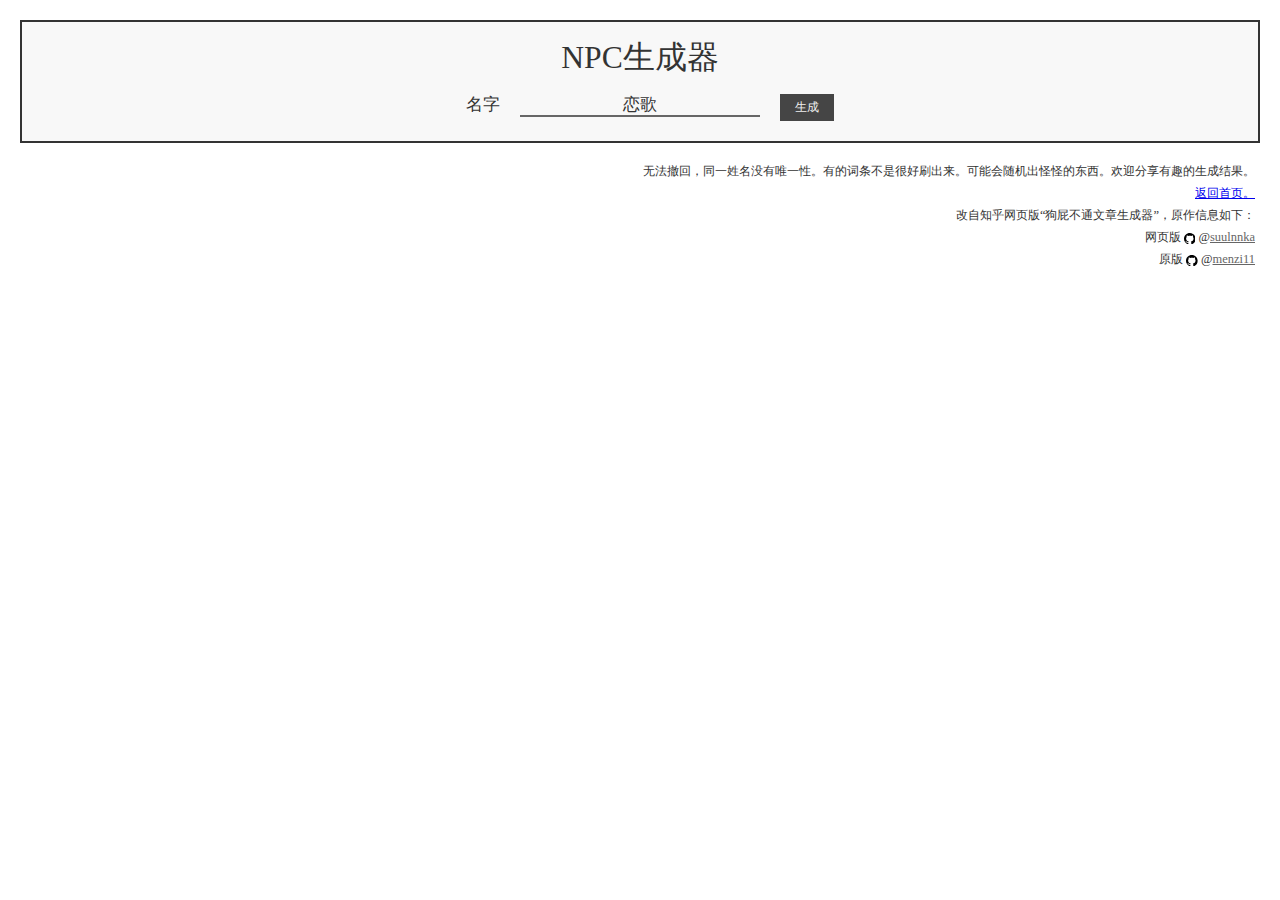
<file: suijirenshe.html>
<!doctype html>
<html>
  <head>
    <title>随机角色生成器</title>
    <meta http-equiv="content-type" content="txt/html; charset=utf-8" />
    <meta name="viewport" content="width=device-width, initial-scale=1.0, maximum-scale=1.0, user-scalable=0">
    <link rel="icon" href="[data-uri]">
    <script src="https://hm.baidu.com/hm.js?058d1e446dd338b69f2e385ba2f930f2"></script>
    <script async src="https://www.googletagmanager.com/gtag/js?id=G-BM8WXEWW3P"></script>
  </head>
  <body>
    <div id="主体">
      <div id="标题">NPC生成器</div>
      <div id="主题">
        <span>名字</span>
        <input></input>
        <button onclick="生成文章()">生成</button>
      </div>
      <div id="文章"></div>
    </div>
    <div id="页脚">
		<p>无法撤回，同一姓名没有唯一性。有的词条不是很好刷出来。可能会随机出怪怪的东西。欢迎分享有趣的生成结果。</p>
		<p><a href="index.html">返回首页。</a></p>
		<p>
        改自知乎网页版“狗屁不通文章生成器”，原作信息如下：
        
       </p>
      <p>
        网页版
        <a class="链接" href="https://github.com/suulnnka/BullshitGenerator"><svg class="图标" viewBox="0 0 16 16" version="1.1" aria-hidden="true"><path fill-rule="evenodd" d="M8 0C3.58 0 0 3.58 0 8c0 3.54 2.29 6.53 5.47 7.59.4.07.55-.17.55-.38 0-.19-.01-.82-.01-1.49-2.01.37-2.53-.49-2.69-.94-.09-.23-.48-.94-.82-1.13-.28-.15-.68-.52-.01-.53.63-.01 1.08.58 1.23.82.72 1.21 1.87.87 2.33.66.07-.52.28-.87.51-1.07-1.78-.2-3.64-.89-3.64-3.95 0-.87.31-1.59.82-2.15-.08-.2-.36-1.02.08-2.12 0 0 .67-.21 2.2.82.64-.18 1.32-.27 2-.27.68 0 1.36.09 2 .27 1.53-1.04 2.2-.82 2.2-.82.44 1.1.16 1.92.08 2.12.51.56.82 1.27.82 2.15 0 3.07-1.87 3.75-3.65 3.95.29.25.54.73.54 1.48 0 1.07-.01 1.93-.01 2.2 0 .21.15.46.55.38A8.013 8.013 0 0016 8c0-4.42-3.58-8-8-8z"></path></svg></a>
        @<a class="链接" href="https://www.zhihu.com/people/su-lan-qia">suulnnka</a>
       </p>
      <p>
        原版
        <a class="链接" href="https://github.com/menzi11/BullshitGenerator"><svg class="图标" viewBox="0 0 16 16" version="1.1" aria-hidden="true"><path fill-rule="evenodd" d="M8 0C3.58 0 0 3.58 0 8c0 3.54 2.29 6.53 5.47 7.59.4.07.55-.17.55-.38 0-.19-.01-.82-.01-1.49-2.01.37-2.53-.49-2.69-.94-.09-.23-.48-.94-.82-1.13-.28-.15-.68-.52-.01-.53.63-.01 1.08.58 1.23.82.72 1.21 1.87.87 2.33.66.07-.52.28-.87.51-1.07-1.78-.2-3.64-.89-3.64-3.95 0-.87.31-1.59.82-2.15-.08-.2-.36-1.02.08-2.12 0 0 .67-.21 2.2.82.64-.18 1.32-.27 2-.27.68 0 1.36.09 2 .27 1.53-1.04 2.2-.82 2.2-.82.44 1.1.16 1.92.08 2.12.51.56.82 1.27.82 2.15 0 3.07-1.87 3.75-3.65 3.95.29.25.54.73.54 1.48 0 1.07-.01 1.93-.01 2.2 0 .21.15.46.55.38A8.013 8.013 0 0016 8c0-4.42-3.58-8-8-8z"></path></svg></a>
        @<a class="链接" href="https://www.zhihu.com/people/ke-meng-90">menzi11</a>
      </p>
    </div>
  </body>
</html>

<script>
let _hmt = window._hmt || [];
window.dataLayer = window.dataLayer || [];
function gtag(){dataLayer.push(arguments);}
gtag('js', new Date());
gtag('config', 'G-BM8WXEWW3P');

function track(eventName, title, seed) {
    gtag('event', eventName, {'event_label': title,'seed': seed,'title_seed':title+'_'+seed});
    _hmt.push(['_trackEvent', eventName, 'title', title]);
    _hmt.push(['_trackEvent', eventName, 'title_seed', title+'_'+seed]);
}

window.$ = function (selector) {
    return document.querySelector(selector);
}

function 获取网址参数(参数) {
    return new URL(window.location.href).searchParams.get(参数)
}




let 事件2 = [
    '早晨醒来发现家里有被人闯入的痕迹。',
	'搬了新家后从来没见过邻居，却在半夜听见隔壁有些不寻常的动静。',
	'订了去海边的机票想要给恋人一个惊喜。',
	'最近换了室友，但和新室友相处得不太愉快。',
	'母胎单身至今，但目前正面临着人生最大的感情危机。',
	'最近发现自己最好的朋友好像有心事，重点是这个心事好像和自己有关。',
    '最近总觉得有一道奇怪的视线注视着自己。',
    '因为一些复杂的原因，正在对自己的性取向产生怀疑。',
	'听说自己暗恋的人被大张旗鼓地告白了。',
	'收到了一个匿名寄来的包裹，面单上写着“我们约好的”。',
	'最近每天醒来的时候都觉得忘记了什么。',
	'有很多天没有看见之前一直投喂的小猫了。',
	'多年没有联系的幼驯染突然登门拜访。',
	'睡前突然在浴室镜子的角落里发现一道干涸的暗红色水迹。',
	'走在街上被奇怪的人搭讪声称是自己的恋人，但自己却毫无印象。',
	'之前一直和自己作对的人突然从生活中消失了。',
	'睡前邀请喜欢的人明天一起去博物馆，也许是太晚了，没有收到回复。',
    '去图书馆借书刚好被前面的人借完最后一本。',
    '周末被朋友拉着去酒吧时遇见了意料之外的人。',
    '一觉醒来发现自己睡过了和恋人的约会。',
    '在路上被一辆飞驰的摩托撞倒，车主有急事所以加了联系方式就离开了。',
    '最近门口的信箱上经常放着一些意义不明的花束。',

	
]
let 身份 = [
    '主题是温柔的图书管理员，在M大图书馆工作，经常碰到一个叫许棉的外校学生来借书。对外声称讨厌甜食，但最喜欢吃香草冰淇淋。',
    '主题是温柔的图书管理员，对于一个借书频率很高、借的大多是数学专业书籍的年轻人印象深刻，那人借书卡上的名字是冉江。对外声称讨厌甜食，但最喜欢吃香草冰淇淋。',
	'主题是温柔的奶茶店老板，开在M大附中门口的奶茶店深受学生欢迎。对外声称讨厌甜食，但最喜欢吃香草冰淇淋。',
    '主题是温柔的奶茶店老板，每周一都有一个姓杭的学生来点一杯金桔柠檬。对外声称讨厌甜食，但最喜欢吃香草冰淇淋。',
	'主题是温柔的奶茶店老板，放学后店里经常有一个卷毛少年和一个戴着厚厚眼镜的男生坐在窗边比赛刷题。对外声称讨厌甜食，但最喜欢吃香草冰淇淋。',
    '主题是温柔的物理学教授，很欣赏一名叫做陈晚云的学生，打算请她来做自己的项目。对外声称讨厌甜食，但最喜欢吃香草冰淇淋。',
    '主题是温柔的历史系教授，哲学院学生郁怜报了自己的课，对这个认真的男生印象不错。对外声称讨厌甜食，但最喜欢吃香草冰淇淋。',
	'主题是温柔的物理学教授，受到侦探方柏的邀请成为他的事务所的特聘技术外援。对外声称讨厌甜食，但最喜欢吃香草冰淇淋。',
	'主题是温柔的兽医，诊所里寄养着一只和主人同名的猫月见，名叫月见的少年大概两周来看一次猫。对外声称讨厌甜食，但最喜欢吃香草冰淇淋。',
    '主题是温柔的兽医，一直看不惯自己的同事梁海，认为他吊儿郎当的，工作态度消极。对外声称讨厌甜食，但最喜欢吃香草冰淇淋。',
	'主题是温柔的幼师，班级里有一名天真可爱的聋哑少女，放学时是哥哥来接，有时是一个声音很好听的女生。对外声称讨厌甜食，但最喜欢吃香草冰淇淋。',
    '主题是温柔的幼师，隔壁邻居是一名高中老师和他的学生，早晨出门会互相打招呼。对外声称讨厌甜食，但最喜欢吃香草冰淇淋。',
	'主题是温柔的律师，和楼胥是同一个办公室的同事。对外声称讨厌甜食，但最喜欢吃香草冰淇淋。',
	'主题是温柔的律师，打过知名的杭家经济案，在业界小有名气。对外声称讨厌甜食，但最喜欢吃香草冰淇淋。',
	'主题是温柔的程序员，在网络上结识了编程很厉害的高中生“想吃牛肉火锅”，两人都很欣赏对方。对外声称讨厌甜食，但最喜欢吃香草冰淇淋。',
	'主题是温柔的程序员，每天晚上下楼扔垃圾的时候都能看见一个瘦瘦高高的高中生在打球。对外声称讨厌甜食，但最喜欢吃香草冰淇淋。',
	'主题是温柔的程序员，发现温柔和煦的公司总裁闻之私下里喜欢自言自语，看起来神神叨叨的。对外声称讨厌甜食，但最喜欢吃香草冰淇淋。',
	'主题是温柔的程序员，每天晚上下楼扔垃圾的时候都能看见一个瘦瘦高高的高中生在打球。对外声称讨厌甜食，但最喜欢吃香草冰淇淋。',
	'主题是温柔的高中老师，在W高任教，一直很害怕气场强大的年级主任隋无衣。对外声称讨厌甜食，但最喜欢吃香草冰淇淋。',
    '主题是温柔的高中老师，听说自己的好友左越突然结婚了，对他的神秘结婚对象感到很好奇。对外声称讨厌甜食，但最喜欢吃香草冰淇淋。',
     '主题是温柔的高中老师，经常在校门口遇见来接弟弟放学的M大高材生。对外声称讨厌甜食，但最喜欢吃香草冰淇淋。',
	'主题是温柔的高中老师，在M大附中任教，听说隔壁班新来的转学生阮幼慈身份背景很神秘。对外声称讨厌甜食，但最喜欢吃香草冰淇淋。',
    '主题是温柔的高中老师，听说隔壁班的班长苏如假期受了很严重的伤，办理了休学。对外声称讨厌甜食，但最喜欢吃香草冰淇淋。',
    '主题是温柔的高中老师，听见了班上人气很高的年级第一的恋爱八卦，由于很好磕所以没有告诉他的班主任。对外声称讨厌甜食，但最喜欢吃香草冰淇淋。',
	'主题是温柔的大学生，加入M大学生会后发现学生会会长郁怜并不像传闻所说是单身。对外声称讨厌甜食，但最喜欢吃香草冰淇淋。',
    '主题是温柔的大学生，在图书馆固定位置总能看见一个数学系的男生在刷题。对外声称讨厌甜食，但最喜欢吃香草冰淇淋。',
    '主题是温柔的大学生，和师姐黎若虽然经常在校园里遇见，但两人不是很熟。对外声称讨厌甜食，但最喜欢吃香草冰淇淋。',
	'主题是温柔的大学生，喜欢去校门口咖啡店自习，有时会看见帅气的老板娘白昼和一个女生举止亲昵。对外声称讨厌甜食，但最喜欢吃香草冰淇淋。',
    '主题是温柔的大学生，意外发现学长宁鸿出演过文艺电影。对外声称讨厌甜食，但最喜欢吃香草冰淇淋。',
	'主题是温柔的高中生，和高考状元尉夌是同一个初中的校友，当初听说他中考滑档还万分惋惜。对外声称讨厌甜食，但最喜欢吃香草冰淇淋。',
    '主题是温柔的高中生，跳楼死亡的谢珩的寝室就在自己隔壁，虽然有些不安但每天还是照常回寝室休息。对外声称讨厌甜食，但最喜欢吃香草冰淇淋。',
    '主题是温柔的高中生，发现班级的问题学生靳同泽和班主任隋无衣的关系好像不一般。对外声称讨厌甜食，但最喜欢吃香草冰淇淋。',
     '主题是温柔的高中生，一直很崇拜班上数学成绩很好的徐字，每次考试都以他为目标。对外声称讨厌甜食，但最喜欢吃香草冰淇淋。',
    '主题是温柔的高中生，听说全校人气很高的帅哥周眠音交了男朋友的八卦，相信这个消息是谣言。对外声称讨厌甜食，但最喜欢吃香草冰淇淋。',
	'主题是温柔的电台主播，和网配CV泠月冬是室友。对外声称讨厌甜食，但最喜欢吃香草冰淇淋。',
    '主题是温柔的电台主播，下夜班回家的路上经常会看见一个坐在公园角落秋千上发呆的长发女孩。对外声称讨厌甜食，但最喜欢吃香草冰淇淋。',
    '主题是温柔的电台主播，偶然发现隔壁电视台的主持人是自己非常崇拜的网配CV。对外声称讨厌甜食，但最喜欢吃香草冰淇淋。',
	'主题是温柔的地下偶像，和网友“百灵鸟”在漫展面基后成为了非常好的朋友。对外声称讨厌甜食，但最喜欢吃香草冰淇淋。',
    '主题是温柔的地下偶像，受独立摄影师尹澜的邀请在他朋友的酒吧“橘色”打工。对外声称讨厌甜食，但最喜欢吃香草冰淇淋。',
	'主题是温柔的平面模特，在A大兼职做人体模特，和学生冯阅一见如故，成了很好的朋友。对外声称讨厌甜食，但最喜欢吃香草冰淇淋。',
	'主题是温柔的医生，长期受到校园霸凌的少女傅涵是常客，在积极帮助她收集受到暴力行为的证据。对外声称讨厌甜食，但最喜欢吃香草冰淇淋。',
    '主题是温柔的医生，隔壁病房住着一名患有先天性心脏病的女孩，有时会看见她的姐姐穿着校服来陪护。对外声称讨厌甜食，但最喜欢吃香草冰淇淋。',
    '主题是温柔的医生，是常家的私人医生，每次和脾气古怪的常大少爷沟通都相当头疼。对外声称讨厌甜食，但最喜欢吃香草冰淇淋。',
	'主题是温柔的话剧演员，和大学室友常礼因为出演尹澜的纪录片《野火杂草》而出名。对外声称讨厌甜食，但最喜欢吃香草冰淇淋。',
    '主题是温柔的话剧演员，代表作是诗人“燃”的长篇叙事诗，通过这部剧结识了剧中饰演的角色的原型习然。对外声称讨厌甜食，但最喜欢吃香草冰淇淋。',
	'主题是温柔的话剧演员，对刚入剧团的后辈陆绫十分关照。对外声称讨厌甜食，但最喜欢吃香草冰淇淋。',
	'主题是温柔的作家，和诗人“燃”在同一个编辑手下，两人对于拖稿很有共同语言。对外声称讨厌甜食，但最喜欢吃香草冰淇淋。',
	'主题是温柔的侦探，和知岁是高中同学，对知岁当方柏的侦探助理而不选择自己耿耿于怀。对外声称讨厌甜食，但最喜欢吃香草冰淇淋。',
	'主题是温柔的漫画家，受邀在M大开办讲座时结识了美术系的学生商裴，希望以他作为原型创作一部漫画。对外声称讨厌甜食，但最喜欢吃香草冰淇淋。',
	'主题是温柔的魔术师，在酒吧打工时结识了调酒师顾云知，有时演出会邀请他来看。对外声称讨厌甜食，但最喜欢吃香草冰淇淋。',
	'主题是温柔的天文学家，是常曦臣的大学同学，关系不错，所有研究的项目都是常家投资的。对外声称讨厌甜食，但最喜欢吃香草冰淇淋。',
	'主题是温柔的天文学家，和诗人“燃”是多年好友，有时会为他的创作提供灵感。对外声称讨厌甜食，但最喜欢吃香草冰淇淋。',
	'主题是温柔的甜品店店员，和咖啡厅老板娘白昼报了同一个烘焙培训班，有时会交流心得。对外声称讨厌甜食，但最喜欢吃香草冰淇淋。',
	'主题是温柔的甜品店店员，有一个叫做“z”的客人每周固定时间下单一份提拉米苏，送到城郊别墅区。对外声称讨厌甜食，但最喜欢吃香草冰淇淋。',
    '主题是温柔的甜品店店员，高中生傅涵经常来店里买送给恋人的巧克力，非常羡慕甜甜的校园恋情。对外声称讨厌甜食，但最喜欢吃香草冰淇淋。',
	'主题是温柔的心理咨询师，曾经接诊过罹患双相情感障碍的高中生倪承远，后来倪承远病情加重转院了。对外声称讨厌甜食，但最喜欢吃香草冰淇淋。',
    '主题是温柔的心理咨询师，上班两年都没怎么见过神秘的主任杨莳，应该是因为杨莳业内声望高所以很忙。对外声称讨厌甜食，但最喜欢吃香草冰淇淋。',
	'主题是温柔的摄影师，工作的杂志社邀请了名模祁聿拍摄封面，没有竞争到摄影资格，下定决心要更加努力。对外声称讨厌甜食，但最喜欢吃香草冰淇淋。',
	'主题是温柔的公司职员，因为靠近总裁左越的办公室，所以八卦消息灵通。对外声称讨厌甜食，但最喜欢吃香草冰淇淋。',
	'主题是温柔的珠宝设计师，曾经很崇拜业界知名的有才气的设计师陆怀，在陆怀之后转行的一片骂声中选择尊重他的选择。对外声称讨厌甜食，但最喜欢吃香草冰淇淋。',
	'主题是温柔的服装设计师，职业高光是给尹澜的第一部舞台剧当了服装指导。对外声称讨厌甜食，但最喜欢吃香草冰淇淋。',

	
   

]

let 属性2 = [

'对外声称讨厌甜食，但最喜欢吃香草冰淇淋。',
'喜欢喝酒，酒量很好，家里有一个酒柜。',
'热爱极限运动，假期会选择去不同的地方尝试新事物。',
'梦想是挣很多钱，和爱人一起去周游世界。',
'喜欢看电影，偶尔在网络上发布影评。',
'占有欲和控制欲很强，讨厌和人分享。',
'口头禅是随便，有着严重的选择恐惧症。',
'很会掩饰自己的情绪，自尊心强。',
'内心活动极为丰富，容易沉浸在自己的世界里。',
'任性，有小脾气，但意外地不招人讨厌。',
'胆子很小，从小就怕鬼和一切超自然现象。',
'思维飘忽游离，天生的冷笑话制造者。',
'熬夜党，万年睡眠不足，很宅，不喜欢出门。',
'不会撒谎，谎言经常被一眼拆穿。',
'相当迟钝，反射弧很长，经常比其他人慢半拍。',
'父亲在很小的时候入狱，母亲改嫁，自己独立生活。',
'是家里最小的孩子，有两个优秀的哥哥。',
'对花粉和毛茸茸过敏，因此与浪漫绝缘。',
'五音不全却对自己的唱歌技术有着迷之自信。',
'左眼下有一道不明原因留下的两厘米长的疤痕。',
'有相当严重的洁癖，不喜欢和人有肢体接触。',
'很会照顾人，最擅长的是烹饪和园艺。',
'拥有从外表上完全看不出来的巨力。',
'打游戏的技术超级差，运气也奇差。',
'气运之子，一条锦鲤，从小到大运气都很好。',
'是网络上非常有名的游戏主播，收入很高。',
'是看起来相当不靠谱的体验生活的富二代。',
	
]

let 属性 = [
    '温柔的',
    '腹黑的',
    '理性的',
    '高冷的',
	'开朗的',
	'任性的',
	'内向的',
	'率真的',
	'外表轻浮的',
	'可爱的',
	'幼稚的',
	'成熟稳重的',
	'阴郁的',
	'感性的',
	'暴躁的',
	'古怪的',
	'绿茶的',
	'外冷内热的',
	'不苟言笑的',
	'冷淡的',
	'懒散的',
	'傲娇的',
	'沉默寡言的',
]

let 初始主题 = [
    '恋歌'

]

let 下取整 = Math.floor;

let 同余乘数 = 214013;
let 同余加数 = 2531011;
let 同余模 = Math.pow(2,32);

let 随机种子 = 获取网址参数('随机种子') || 下取整( 随便取一个数(0, 同余模, Math.random) );

let 主题 = 获取网址参数('主题') || 随便取一句(初始主题)

$('input').value = 主题;

// LCG https://en.wikipedia.org/wiki/Linear_congruential_generator
function 同余发生器() {
    随机种子 = ( 随机种子 * 同余乘数 + 同余加数 ) % 同余模;
    return 随机种子 / 同余模;
};

function 随便取一句(列表){
    let 坐标 = 下取整( 同余发生器() * 列表.length );
    return 列表[坐标];
}

function 随便取一个数(最小值 = 0,最大值 = 50,随机数函数 = 同余发生器){
    let 数字 = 随机数函数() ;
    return 数字;
}

function 来点身份(){
    let 名言 = 随便取一句(身份)
    名言 = 名言.replace('温柔的', 随便取一句(属性) ) + '特殊事件：' + 随便取一句(事件2)
	名言 = 名言.replace(RegExp('主题', 'g'),主题);
	名言 = 名言.replace('对外声称讨厌甜食，但最喜欢吃香草冰淇淋。', 随便取一句(属性2) )
    return 名言
}

function 来点论述(){
    let 句子 = 随便取一句(身份);

    return 句子;
}

function 增加段落(段落){
    if(段落[段落.length-1] === ' '){
        段落 = 段落.slice(0,-2)
    }
    return '　　' + 段落
}

function 生成文章(){
    主题 = $('input').value
    history.pushState({url: window.location.href}, null ,'?主题=' + 主题 + '&随机种子=' + 随机种子);
    track('generator', 主题, 随机种子);
    let 文章 = []
    let 段落 = '';
    let 文章长度 = 0;
    while( 文章长度 < 60 ){
        let 随机数 = 随便取一个数();
        if(随机数 < 25){
            let 句子 = 来点身份();
            文章长度 = 文章长度 + 句子.length;
            段落 = 段落 + 句子;
        }else{
            let 句子 = 来点论述();
            文章长度 = 文章长度 + 句子.length;
            段落 = 段落 + 句子;
        }
    }
    段落 = 增加段落(段落);
    文章.push(段落);

    let 排版 = '<div>' + 文章.join('</div><div>') + '</div>';
    $('#文章').innerHTML = 排版;

}

if (获取网址参数('主题')) {
    生成文章();
    track('shared', 主题, 随机种子);
}

</script>
<style>
  @media screen and (max-width: 1024px) {
    html{
      font-size: 2vw;
      color: #333333;
    }
    body{
      margin: 0;
    }
    #主体{
      border: 2px solid #333333;
      margin: 6px;
      padding: 6px;
      background: #f8f8f8;
    }
    #标题{
      font-size: 3rem;
      line-height: 3rem;
      text-align: center;
    }
    #主题{
      text-align: center;
      margin-top: 6px;
      font-size: 0px;
    }
    #主题 span{
      font-size: 2rem;
      vertical-align: baseline;
      margin-left: 6px;
    }
    #主题 input{
      border: none;
      border-bottom: #666666 2px solid;
      padding: 1px 0 0 0;
      margin: 0px 6px 0 6px;
      vertical-align: baseline;
      font-size: 2rem;
      background: #f8f8f8;
      color: #333333;
      text-align: center;
      min-width: 20%;
    }
    #主题 button{
      border: 0;
      padding: 3px 7px 3px 7px;
      margin: 0;
      vertical-align: top;
      font-size: 1.4rem;
      background: #454545;
      color: #efefef;
    }
    #文章 div{
      margin-top: 6px;
      font-size: 2rem;
      text-align: justify;
    }


    #页脚{
      margin: 6px;
    }
    #页脚 p{
      margin: 3px;
      font-size: 1.4rem;
      text-align: right;
    }
    .链接{
      color: #666666;
    }
    .图标{
      height: 1rem;
      width: 1rem;
      vertical-align: top;
      margin-top: 2px;
    }
  }

  @media screen and (min-width: 1024px) {
    html{
      font-size: 1.3vw;
      color: #333333;
    }
    body{
      margin: 0;
    }
    #主体{
      border: 2px solid #333333;
      margin: 20px;
      padding: 20px;
      background: #f8f8f8;
    }
    #标题{
      font-size: 1.9rem;
      line-height: 1.9rem;
      text-align: center;
    }
    #主题{
      text-align: center;
      margin-top: 20px;
      font-size: 0px;
    }
    #主题 span{
      font-size: 1rem;
      vertical-align: baseline;
      margin-left: 20px;
    }
    #主题 input{
      border: none;
      border-bottom: #666666 2px solid;
      padding: 1px 0 0 0;
      margin: 0px 20px 0 20px;
      vertical-align: baseline;
      font-size: 1rem;
      background: #f8f8f8;
      color: #333333;
      text-align: center;
      min-width: 20%;
    }
    #主题 button{
      border: 0;
      padding: 5px 15px 5px 15px;
      margin: 0;
      vertical-align: top;
      font-size: 0.75rem;
      background: #454545;
      color: #efefef;
    }
    #文章 div{
      margin-top: 20px;
      text-align: justify;
    }


    #页脚{
      margin: 20px;
    }
    #页脚 p{
      margin: 5px;
      font-size: 0.75rem;
      text-align: right;
    }
    .链接{
      color: #666666;
    }
    #页脚 span{
      padding: 2px 0 0 0;
      vertical-align: baseline;
    }
    .图标{
      height: 0.7rem;
      width: 0.7rem;
      vertical-align: top;
      margin-top: 4px;
    }
  }

</style>
</file>
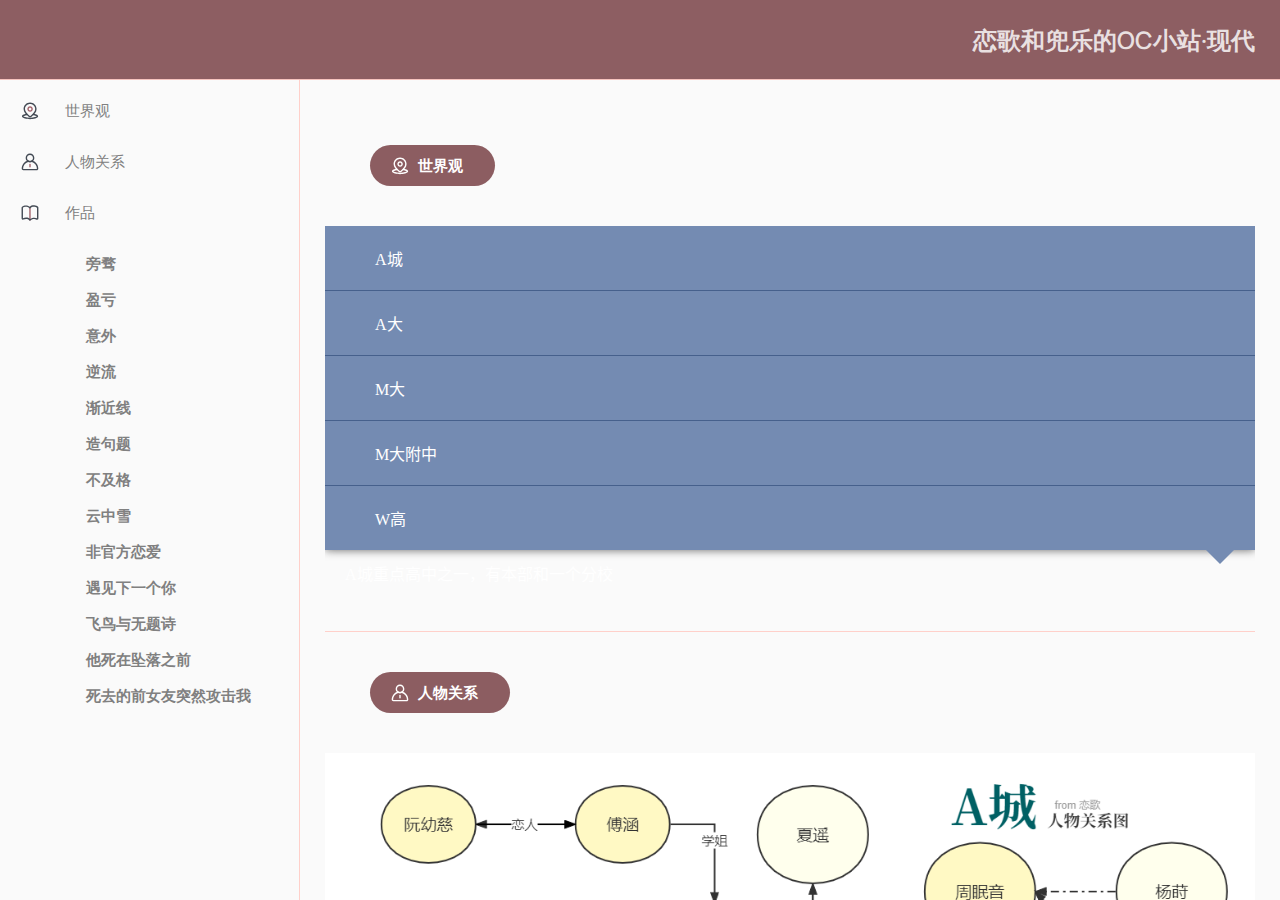
<file: xiandai.html>
<!DOCTYPE html>
<html lang="en" >
<head>
  <meta charset="UTF-8">
  <title>现代</title>
  <link rel="stylesheet" href="xiandai/style.css">
	
</head>
<body>
<div class="main">
 <div class="header">
  <div class="header-menu">
   <div class="menu-item active"><a title="返回主页" href="xiandai.html" style="text-decoration: none; color: rgba(255,255,255,0.81);">恋歌和兜乐的OC小站·现代</a>
	  </div>
  </div>
</div>
 
 <div class="wrapper">
  <div class="left-side">
   <div class="side-wrapper">
    <div class="side-menu">
  <a href="#world">
      <svg t="1668608542097" class="icon" viewBox="0 0 1024 1024" version="1.1" xmlns="http://www.w3.org/2000/svg" p-id="1208" width="20" height="20"><path d="M514.304 930.7648c-154.2144 0-415.232-30.3104-415.232-143.9232 0-88.2176 159.6928-121.9072 254.9248-134.144 19.6096-2.56 37.5808 11.3664 40.0896 30.976 2.5088 19.6096-11.3664 37.5808-30.976 40.0896-130.4576 16.7424-185.4464 49.5104-192.0512 63.0784 10.1376 21.4528 122.624 72.2432 343.2448 72.2432s333.1072-50.7904 343.2448-72.2432c-6.3488-12.8-57.856-44.1344-179.6096-61.3888-19.6096-2.7648-33.2288-20.8896-30.464-40.4992s20.9408-33.2288 40.4992-30.464c90.2144 12.8 241.5104 46.9504 241.5104 132.352 0.0512 113.6128-260.9152 143.9232-415.1808 143.9232z m343.7056-142.9504h0.0512-0.0512z" fill="#434A54" p-id="1209"></path><path d="M515.2256 839.8336c-25.7536 0-51.5584-9.1136-72.192-27.3408-131.4816-116.0704-259.84-242.3808-259.84-397.4656 0-183.5008 149.2992-332.8 332.8-332.8s332.8 149.2992 332.8 332.8c0 161.5872-106.2912 257.4848-253.3888 390.2464l-7.0144 6.3488a108.91264 108.91264 0 0 1-73.1648 28.2112z m0.768-685.9776c-143.9744 0-261.12 117.1456-261.12 261.12 0 125.2352 116.3776 238.4896 235.5712 343.7056a37.47328 37.47328 0 0 0 49.92-0.3072l7.0656-6.3488c138.3424-124.8768 229.7344-207.36 229.7344-337.0496 0-143.9744-117.1456-261.12-261.1712-261.12z" fill="#434A54" p-id="1210"></path><path d="M515.9936 555.5712c-77.5168 0-140.544-63.0272-140.544-140.544s63.0272-140.544 140.544-140.544 140.544 63.0272 140.544 140.544-63.0272 140.544-140.544 140.544z m0-209.408c-37.9904 0-68.864 30.8736-68.864 68.864s30.8736 68.864 68.864 68.864 68.864-30.8736 68.864-68.864-30.8736-68.864-68.864-68.864z" fill="#a3636c" p-id="1211"></path></svg>
      世界观
     </a>
	
		<a href="#renwuguanxi">
     <svg t="1669018460343" class="icon" viewBox="0 0 1024 1024" version="1.1" xmlns="http://www.w3.org/2000/svg" p-id="1208" width="20" height="20"><path d="M512 796.2112c-19.8144 0-35.84-16.0256-35.84-35.84v-124.6208c0-19.8144 16.0256-35.84 35.84-35.84s35.84 16.0256 35.84 35.84v124.6208c0 19.7632-16.0256 35.84-35.84 35.84z" fill="#a3636c" p-id="1209"></path><path d="M512 528.2816c-123.4944 0-223.9488-100.4544-223.9488-223.9488S388.5056 80.384 512 80.384s223.9488 100.4544 223.9488 223.9488-100.4544 223.9488-223.9488 223.9488z m0-376.2176c-83.968 0-152.2688 68.3008-152.2688 152.2688S428.032 456.6016 512 456.6016s152.2688-68.3008 152.2688-152.2688S595.968 152.064 512 152.064z" fill="#434A54" p-id="1210"></path><path d="M849.5104 939.0592H174.5408c-48.5888 0-88.1152-39.5264-88.1152-88.1152 0-96.1536 32.5632-190.7712 91.648-266.496 58.624-75.1104 141.056-128.9216 232.1408-151.5008 8.96-2.2016 18.3808-0.9216 26.4192 3.6864 22.8864 13.056 48.9472 19.968 75.3664 19.968s52.5312-6.912 75.4176-20.0192a35.7888 35.7888 0 0 1 26.3168-3.6864c190.5664 46.7968 323.6864 216.576 323.7888 412.928l0.0512 3.9424c0.3072 23.7568-8.6528 46.1824-25.344 63.0784-16.6912 16.896-38.9632 26.2144-62.72 26.2144zM414.6176 505.9584c-151.7056 43.776-256.4608 183.7056-256.4608 344.9856 0 9.0624 7.3728 16.4352 16.4352 16.4352h674.9696a16.35328 16.35328 0 0 0 16.384-16.64l-0.0512-4.1472v-0.512c0-158.9248-104.7552-296.9088-256.3584-340.1728a224.37888 224.37888 0 0 1-97.4848 22.3744c-33.792 0-67.1744-7.68-97.4336-22.3232z m522.9056 340.1216h0.0512-0.0512z" fill="#434A54" p-id="1211"></path></svg>
      人物关系
     </a>
	<a href="#zuopin">
     <svg t="1668607955889" class="icon" viewBox="0 0 1024 1024" version="1.1" xmlns="http://www.w3.org/2000/svg" p-id="1208" width="20" height="20"><path d="M510.976 900.0448c-19.7632 0-35.7888-15.9744-35.84-35.7376l-1.6896-619.6224a35.8144 35.8144 0 0 1 35.7376-35.9424h0.1024c19.7632 0 35.7888 15.9744 35.84 35.7376l1.6896 619.6224a35.8144 35.8144 0 0 1-35.7376 35.9424h-0.1024z" fill="#a3636c" p-id="1209"></path><path d="M510.4128 907.52a35.8912 35.8912 0 0 1-27.3408-12.5952c-91.3408-107.3664-237.3632-75.8272-301.824-44.1856-21.9136 10.752-47.4112 9.472-68.1984-3.4816a70.656 70.656 0 0 1-33.536-60.3136V247.296c0-29.4912 15.6672-57.1904 40.9088-72.2432 61.44-36.7104 217.3952-104.8064 384.4096 18.0224 58.9824-57.1904 136.2944-82.688 225.5872-74.0352 83.1488 8.0384 152.7808 42.8032 178.8928 57.3952 20.3264 11.3664 32.9216 32.8192 32.9216 56.064v555.6736c0 24.5248-12.3904 46.9504-33.1776 60.0064-20.736 13.0048-46.2336 14.4896-68.3008 3.84-69.632-33.536-179.712-52.4288-308.3776 47.8208a35.01568 35.01568 0 0 1-21.9648 7.68z m-198.144-158.7712c71.4752 0 144.384 21.76 202.2912 75.52 154.0096-105.3696 287.488-69.9904 356.0448-37.3248V237.0048c-44.1344-23.8592-223.6416-108.3392-334.08 27.5968a35.7376 35.7376 0 0 1-24.6272 13.1072 35.9424 35.9424 0 0 1-26.5728-8.4992C343.6032 147.6096 208.64 205.9776 157.184 236.6976c-3.6864 2.2016-5.9904 6.2976-5.9904 10.7008v538.3168c47.1552-22.9376 103.68-36.9664 161.0752-36.9664z m-161.024 38.1952h0.0512-0.0512z" fill="#434A54" p-id="1210"></path></svg>
      作品
     </a>
	
		<div class="user">
			<div class="username"><a href="#pangwu">&nbsp;&nbsp;&nbsp;&nbsp;&nbsp;&nbsp;&nbsp;&nbsp;&nbsp;&nbsp;&nbsp;&nbsp;&nbsp;&nbsp;&nbsp;&nbsp;&nbsp;&nbsp;&nbsp;&nbsp;&nbsp;&nbsp; <span style="font-weight: 700">旁骛</span></a></div>
     </div>
     <div class="user">
      <div class="username"><a href="#yingkui">&nbsp;&nbsp;&nbsp;&nbsp;&nbsp;&nbsp;&nbsp;&nbsp;&nbsp;&nbsp;&nbsp;&nbsp;&nbsp;&nbsp;&nbsp;&nbsp;&nbsp;&nbsp;&nbsp;&nbsp;&nbsp;&nbsp; <span style="font-weight: 700">盈亏</span></a></div>
     </div>
     <div class="user">
      <div class="username"><a href="#yiwai">&nbsp;&nbsp;&nbsp;&nbsp;&nbsp;&nbsp;&nbsp;&nbsp;&nbsp;&nbsp;&nbsp;&nbsp;&nbsp;&nbsp;&nbsp;&nbsp;&nbsp;&nbsp;&nbsp;&nbsp;&nbsp;&nbsp;<span  style="font-weight: 700">意外</span></a></div>
     </div>
     <div class="user">
      <div class="username"><a href="#niliu">&nbsp;&nbsp;&nbsp;&nbsp;&nbsp;&nbsp;&nbsp;&nbsp;&nbsp;&nbsp;&nbsp;&nbsp;&nbsp;&nbsp;&nbsp;&nbsp;&nbsp;&nbsp;&nbsp;&nbsp;&nbsp;&nbsp;<span  style="font-weight: 700">逆流</span></a></div>
     </div>
		
		<div class="user">
			<div class="username"><a href="#jianjinxian">&nbsp;&nbsp;&nbsp;&nbsp;&nbsp;&nbsp;&nbsp;&nbsp;&nbsp;&nbsp;&nbsp;&nbsp;&nbsp;&nbsp;&nbsp;&nbsp;&nbsp;&nbsp;&nbsp;&nbsp;&nbsp;&nbsp; <span style="font-weight: 700">渐近线</span></a></div>
     </div>
     <div class="user">
      <div class="username"><a href="#zaojuti">&nbsp;&nbsp;&nbsp;&nbsp;&nbsp;&nbsp;&nbsp;&nbsp;&nbsp;&nbsp;&nbsp;&nbsp;&nbsp;&nbsp;&nbsp;&nbsp;&nbsp;&nbsp;&nbsp;&nbsp;&nbsp;&nbsp; <span style="font-weight: 700">造句题</span></a></div>
     </div>
     <div class="user">
      <div class="username"><a href="#bujige">&nbsp;&nbsp;&nbsp;&nbsp;&nbsp;&nbsp;&nbsp;&nbsp;&nbsp;&nbsp;&nbsp;&nbsp;&nbsp;&nbsp;&nbsp;&nbsp;&nbsp;&nbsp;&nbsp;&nbsp;&nbsp;&nbsp;<span  style="font-weight: 700">不及格</span></a></div>
     </div>
     <div class="user">
      <div class="username"><a href="#yunzhongxue">&nbsp;&nbsp;&nbsp;&nbsp;&nbsp;&nbsp;&nbsp;&nbsp;&nbsp;&nbsp;&nbsp;&nbsp;&nbsp;&nbsp;&nbsp;&nbsp;&nbsp;&nbsp;&nbsp;&nbsp;&nbsp;&nbsp;<span  style="font-weight: 700">云中雪</span></a></div>
     </div>
	<div class="user">
			<div class="username"><a href="#feiguanfanglianai">&nbsp;&nbsp;&nbsp;&nbsp;&nbsp;&nbsp;&nbsp;&nbsp;&nbsp;&nbsp;&nbsp;&nbsp;&nbsp;&nbsp;&nbsp;&nbsp;&nbsp;&nbsp;&nbsp;&nbsp;&nbsp;&nbsp; <span style="font-weight: 700">非官方恋爱</span></a></div>
     </div>
     <div class="user">
      <div class="username"><a href="#yujianxiayigeni">&nbsp;&nbsp;&nbsp;&nbsp;&nbsp;&nbsp;&nbsp;&nbsp;&nbsp;&nbsp;&nbsp;&nbsp;&nbsp;&nbsp;&nbsp;&nbsp;&nbsp;&nbsp;&nbsp;&nbsp;&nbsp;&nbsp; <span style="font-weight: 700">遇见下一个你</span></a></div>
     </div>
     <div class="user">
      <div class="username"><a href="#feiniaoyuwutishi">&nbsp;&nbsp;&nbsp;&nbsp;&nbsp;&nbsp;&nbsp;&nbsp;&nbsp;&nbsp;&nbsp;&nbsp;&nbsp;&nbsp;&nbsp;&nbsp;&nbsp;&nbsp;&nbsp;&nbsp;&nbsp;&nbsp;<span  style="font-weight: 700">飞鸟与无题诗</span></a></div>
     </div>
     <div class="user">
      <div class="username"><a href="#tasizaizhuiluozhiqian">&nbsp;&nbsp;&nbsp;&nbsp;&nbsp;&nbsp;&nbsp;&nbsp;&nbsp;&nbsp;&nbsp;&nbsp;&nbsp;&nbsp;&nbsp;&nbsp;&nbsp;&nbsp;&nbsp;&nbsp;&nbsp;&nbsp;<span  style="font-weight: 700">他死在坠落之前</span></a></div>
     </div>
	<div class="user">
      <div class="username"><a href="#siqudeqiannvyouturangongjiwo">&nbsp;&nbsp;&nbsp;&nbsp;&nbsp;&nbsp;&nbsp;&nbsp;&nbsp;&nbsp;&nbsp;&nbsp;&nbsp;&nbsp;&nbsp;&nbsp;&nbsp;&nbsp;&nbsp;&nbsp;&nbsp;&nbsp;<span  style="font-weight: 700">死去的前女友突然攻击我</span></a></div>
     </div>
		
     
    </div>
   </div>
  </div>

   
		
  
  <div class="main-container">

<div class="trends" id="world">
    <div class="play-all">
     <svg t="1668698516110" class="icon" viewBox="0 0 1024 1024" version="1.1" xmlns="http://www.w3.org/2000/svg" p-id="1419" width="20" height="20"><path d="M514.304 930.7648c-154.2144 0-415.232-30.3104-415.232-143.9232 0-88.2176 159.6928-121.9072 254.9248-134.144 19.6096-2.56 37.5808 11.3664 40.0896 30.976 2.5088 19.6096-11.3664 37.5808-30.976 40.0896-130.4576 16.7424-185.4464 49.5104-192.0512 63.0784 10.1376 21.4528 122.624 72.2432 343.2448 72.2432s333.1072-50.7904 343.2448-72.2432c-6.3488-12.8-57.856-44.1344-179.6096-61.3888-19.6096-2.7648-33.2288-20.8896-30.464-40.4992s20.9408-33.2288 40.4992-30.464c90.2144 12.8 241.5104 46.9504 241.5104 132.352 0.0512 113.6128-260.9152 143.9232-415.1808 143.9232z m343.7056-142.9504h0.0512-0.0512z" fill="#ffffff" p-id="1420"></path><path d="M515.2256 839.8336c-25.7536 0-51.5584-9.1136-72.192-27.3408-131.4816-116.0704-259.84-242.3808-259.84-397.4656 0-183.5008 149.2992-332.8 332.8-332.8s332.8 149.2992 332.8 332.8c0 161.5872-106.2912 257.4848-253.3888 390.2464l-7.0144 6.3488a108.91264 108.91264 0 0 1-73.1648 28.2112z m0.768-685.9776c-143.9744 0-261.12 117.1456-261.12 261.12 0 125.2352 116.3776 238.4896 235.5712 343.7056a37.47328 37.47328 0 0 0 49.92-0.3072l7.0656-6.3488c138.3424-124.8768 229.7344-207.36 229.7344-337.0496 0-143.9744-117.1456-261.12-261.1712-261.12z" fill="#ffffff" p-id="1421"></path><path d="M515.9936 555.5712c-77.5168 0-140.544-63.0272-140.544-140.544s63.0272-140.544 140.544-140.544 140.544 63.0272 140.544 140.544-63.0272 140.544-140.544 140.544z m0-209.408c-37.9904 0-68.864 30.8736-68.864 68.864s30.8736 68.864 68.864 68.864 68.864-30.8736 68.864-68.864-30.8736-68.864-68.864-68.864z" fill="#ffffff" p-id="1422"></path></svg>
世界观 &nbsp; &nbsp; </div>
   </div> 
	  
<div class="member"><iframe src="xiandai/world/world.html" scrolling="no" width="100%" height="360px" frameborder="0"></iframe></div>
	  
	  
<div class="line">
   </div>
	  
	  <div class="trends" id="renwuguanxi">
    <div class="play-all">
     <svg t="1669018460343" class="icon" viewBox="0 0 1024 1024" version="1.1" xmlns="http://www.w3.org/2000/svg" p-id="1208" width="20" height="20"><path d="M512 796.2112c-19.8144 0-35.84-16.0256-35.84-35.84v-124.6208c0-19.8144 16.0256-35.84 35.84-35.84s35.84 16.0256 35.84 35.84v124.6208c0 19.7632-16.0256 35.84-35.84 35.84z" fill="#ffffff" p-id="1209"></path><path d="M512 528.2816c-123.4944 0-223.9488-100.4544-223.9488-223.9488S388.5056 80.384 512 80.384s223.9488 100.4544 223.9488 223.9488-100.4544 223.9488-223.9488 223.9488z m0-376.2176c-83.968 0-152.2688 68.3008-152.2688 152.2688S428.032 456.6016 512 456.6016s152.2688-68.3008 152.2688-152.2688S595.968 152.064 512 152.064z" fill="#ffffff" p-id="1210"></path><path d="M849.5104 939.0592H174.5408c-48.5888 0-88.1152-39.5264-88.1152-88.1152 0-96.1536 32.5632-190.7712 91.648-266.496 58.624-75.1104 141.056-128.9216 232.1408-151.5008 8.96-2.2016 18.3808-0.9216 26.4192 3.6864 22.8864 13.056 48.9472 19.968 75.3664 19.968s52.5312-6.912 75.4176-20.0192a35.7888 35.7888 0 0 1 26.3168-3.6864c190.5664 46.7968 323.6864 216.576 323.7888 412.928l0.0512 3.9424c0.3072 23.7568-8.6528 46.1824-25.344 63.0784-16.6912 16.896-38.9632 26.2144-62.72 26.2144zM414.6176 505.9584c-151.7056 43.776-256.4608 183.7056-256.4608 344.9856 0 9.0624 7.3728 16.4352 16.4352 16.4352h674.9696a16.35328 16.35328 0 0 0 16.384-16.64l-0.0512-4.1472v-0.512c0-158.9248-104.7552-296.9088-256.3584-340.1728a224.37888 224.37888 0 0 1-97.4848 22.3744c-33.792 0-67.1744-7.68-97.4336-22.3232z m522.9056 340.1216h0.0512-0.0512z" fill="#ffffff" p-id="1211"></path></svg>
人物关系 &nbsp; &nbsp; </div>
   </div> 
	  
	  <img src="xiandai/images/A城人物关系图.png" width="100%">
	  
	  <div class="line">
   </div>
	  
<div class="trends" id="zuopin">
    <div class="play-all">
     <svg t="1668698495085" class="icon" viewBox="0 0 1024 1024" version="1.1" xmlns="http://www.w3.org/2000/svg" p-id="1208" width="20" height="20"><path d="M510.976 900.0448c-19.7632 0-35.7888-15.9744-35.84-35.7376l-1.6896-619.6224a35.8144 35.8144 0 0 1 35.7376-35.9424h0.1024c19.7632 0 35.7888 15.9744 35.84 35.7376l1.6896 619.6224a35.8144 35.8144 0 0 1-35.7376 35.9424h-0.1024z" fill="#ffffff" p-id="1209"></path><path d="M510.4128 907.52a35.8912 35.8912 0 0 1-27.3408-12.5952c-91.3408-107.3664-237.3632-75.8272-301.824-44.1856-21.9136 10.752-47.4112 9.472-68.1984-3.4816a70.656 70.656 0 0 1-33.536-60.3136V247.296c0-29.4912 15.6672-57.1904 40.9088-72.2432 61.44-36.7104 217.3952-104.8064 384.4096 18.0224 58.9824-57.1904 136.2944-82.688 225.5872-74.0352 83.1488 8.0384 152.7808 42.8032 178.8928 57.3952 20.3264 11.3664 32.9216 32.8192 32.9216 56.064v555.6736c0 24.5248-12.3904 46.9504-33.1776 60.0064-20.736 13.0048-46.2336 14.4896-68.3008 3.84-69.632-33.536-179.712-52.4288-308.3776 47.8208a35.01568 35.01568 0 0 1-21.9648 7.68z m-198.144-158.7712c71.4752 0 144.384 21.76 202.2912 75.52 154.0096-105.3696 287.488-69.9904 356.0448-37.3248V237.0048c-44.1344-23.8592-223.6416-108.3392-334.08 27.5968a35.7376 35.7376 0 0 1-24.6272 13.1072 35.9424 35.9424 0 0 1-26.5728-8.4992C343.6032 147.6096 208.64 205.9776 157.184 236.6976c-3.6864 2.2016-5.9904 6.2976-5.9904 10.7008v538.3168c47.1552-22.9376 103.68-36.9664 161.0752-36.9664z m-161.024 38.1952h0.0512-0.0512z" fill="#ffffff" p-id="1210"></path></svg>
作品 &nbsp; &nbsp; </div>
   </div> 
	  
	  
<div class="container">
<div class="card"><div class="img" id="gufeng">
</div>
<div class="content" id="pangwu">
<h2>旁骛（可跳转）</h2>
<a href="pangwu/pangwu.html" style="text-decoration: none;"><p>关键词：年上、先婚后爱、双向暗恋</p></a>
</div>
</div>   
	   
</div>
	  
<div class="container">
<div class="card">
<div class="content2" id="yingkui">
<h2>盈亏（可跳转）</h2>
<a href="yingkui/yingkui.html" style="text-decoration: none;"><p>关键词：年下、校园、女装攻</p></a>
</div>
</div>   
	   
</div>

<div class="container">
<div class="card">
<div class="content" id="yiwai">
<h2>意外（可跳转）</h2>
<a href="accident/accident.html" style="text-decoration: none;"><p>关键词：双向救赎、暗恋</p></a>
</div>
</div>   
	   
</div>
	  
<div class="container">
<div class="card">
<div class="content2" id="niliu">
<h2>逆流</h2>
<a href="upward/upward.html" style="text-decoration: none;"><p>关键词：校园、双向救赎</p></a>
</div>
</div>   
	   
</div>	  
	  
<div class="container">
<div class="card">
<div class="content" id="jianjinxian">
<h2>渐近线（可跳转）</h2>
<a href="asymptote/asymptote.html" style="text-decoration: none;"><p>关键词：年上、师生、治愈</p></a>
</div>
</div>   
	   
</div>
	  
<div class="container">
<div class="card">
<div class="content2" id="zaojuti">
<h2>造句题</h2>
<a href="zaojuti/zaojuti.html" style="text-decoration: none;"><p>关键词：年上、伪骨科、浪漫主义</p></a>
</div>
</div>   
	   
</div>

<div class="container">
<div class="card">
<div class="content" id="bujige">
<h2>不及格（可跳转）</h2>
<a href="fail/fail.html" style="text-decoration: none;"><p>关键词：双向暗恋、破镜重圆、白月光、狗血</p></a>
</div>
</div>   
	   
</div>
	  
<div class="container">
<div class="card">
<div class="content2" id="yunzhongxue">
<h2>云中雪</h2>
<a href="cloud/cloud.html" style="text-decoration: none;"><p>关键词：多重人格、养成</p></a>
</div>
</div>   
	   
</div>	
	  
<div class="container">
<div class="card">
<div class="content" id="feiguanfanglianai">
<h2>非官方恋爱</h2>
<a href="unofficial/unofficial.html" style="text-decoration: none;"><p>关键词：一见钟情、网配</p></a>
</div>
</div>   
	   
</div>
	  
<div class="container">
<div class="card">
<div class="content2" id="yujianxiayigeni">
<h2>遇见下一个你</h2>
<a href="nextyou/nextyou.html" style="text-decoration: none;"><p>关键词：青梅竹马、养成</p></a>
</div>
</div>   
	   
</div>

<div class="container">
<div class="card">
<div class="content" id="feiniaoyuwutishi">
<h2>飞鸟与无题诗（可跳转）</h2>
<a href="bird/bird.html" style="text-decoration: none;"><p>关键词：校园、暗恋</p></a>
</div>
</div>   
	   
</div>
	  
<div class="container">
<div class="card">
<div class="content2" id="tasizaizhuiluozhiqian">
<h2>他死在坠落之前（可跳转）</h2>
<a href="falling/falling.html" style="text-decoration: none;"><p>关键词：悬疑、致郁、多结局</p></a>
</div>
</div>   
	   
</div>	
	 
<div class="container">
<div class="card">
<div class="content" id="siqudeqiannvyouturangongjiwo">
<h2>死去的前女友突然攻击我（可跳转）</h2>
<a href="ex/ex.html" style="text-decoration: none;"><p>关键词：悬疑、日常、治愈、多结局</p></a>
</div>
</div>   
	   
</div>	  
	  
    </div>  
	  
	  
	</div>
	</div>
</body>
</html>
</file>
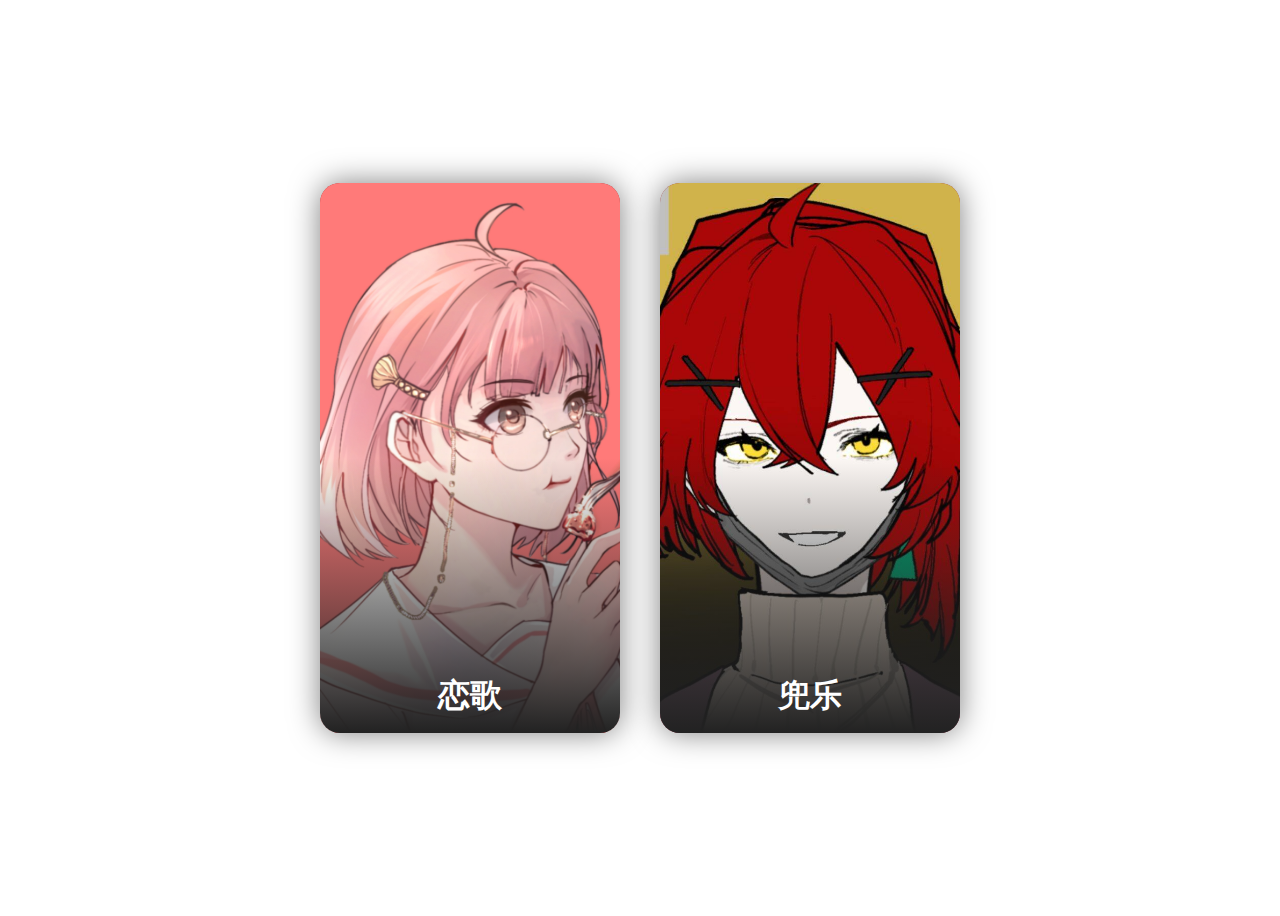
<file: introduce/introduce.html>
<!DOCTYPE html>
<html>

<head>
    <meta http-equiv="content-type" content="text/html; charset=utf-8">
    <meta name="viewport" content="width=device-width,initial-scale=1,maximum-scale=1,user-scalable=no">

    <title>关于我们</title>
    <link rel="stylesheet" href="introduce.css">
</head>

<body>
    <div class="card">
        <div class="photo"><img src="../images/introduce/head2.jpg" alt=""></div>
        <h1>恋歌</h1>
        <h2>写文的</h2>
        <p>鸽子一只，马甲很多/欢迎扩列和约稿</p>
        <a href="https://qm.qq.com/cgi-bin/qm/qr?k=BCbQudtJa5vA_jcwNDUwM5VemiumL4ii&noverify=0&personal_qrcode_source=3">QQ:3180270944</a>
		<a href="https://www.htlvbooks.com/?act=showinfo&bookwritercode=EB20211130101726164166">海棠:欲吞长江</a>
		<a href="https://afdian.net/a/shenshewen12345">爱发电：徐应水</a>
		<a href="https://m.tb.cn/h.U69hcQx?tk=BdTkdcPgVuV">闲鱼：恋鸽鸽鸽子</a>
    </div>
    <div class="card">
        <div class="photo"><img src="../images/introduce/head1.jpg" alt=""></div>
        <h1>兜乐</h1>
        <h2>画画的</h2>
        <p>也是一只鸽子/还在使用封建的QQ空间所以大人请扩列</p>
        <a href="https://qm.qq.com/cgi-bin/qm/qr?k=Zptbxogd8w352GSbuBh7xuFErt4h-KXN&noverify=0&personal_qrcode_source=3">QQ:1341962098</a>
    </div>
</body>

</html>
</file>
<file: xiandai/style.css>
@charset "UTF-8";
@import url("https://fonts.googleapis.com/css2?family=Manrope:wght@300;400;500;600&display=swap");
:root {
  --body-font: "Manrope", sans-serif;
  --body-color: #ffffff;
  --body-bg-color: #ffffff;
  --theme-bg-color:#fafafa;
  --border-color: rgba(293,204,198,0.93);
  --logo-color: rgba(93,25,32,0.70);
  --main-color: #808080;
  --header-bg-color: rgba(93,25,32,0.70);
}

.dark-mode {
  --body-bg-color: #1e222b;
  --theme-bg-color: #212835;
  --border-color: #393f50;
  --header-bg-color: #323a4b;
  --main-color: #fefffd;
  --body-color: #dddee0;
}

* {
  outline: none;
  box-sizing: border-box;
}

img {
  max-width: 100%;
}

html {
  box-sizing: border-box;
  -webkit-font-smoothing: antialiased;
}

body {
  font-family: var(--body-font);
  font-size: 15px;
  color: var(--body-color);
  background-color: var(--body-bg-color);
  margin: 0;
  font-weight: 600;
  min-height: -webkit-fill-available;
  
}

.main {
  display: -webkit-box;
  display: flex;
  -webkit-box-orient: vertical;
  -webkit-box-direction: normal;
          flex-direction: column;
  max-width: 1400px;
  height: 100vh;
  margin: 0 auto;
  overflow: hidden;
}

.header {
  height: 80px;
  width: 100%;
  border-bottom: 1px solid var(--border-color);
  display: -webkit-box;
  display: flex;
  background-color: var(--header-bg-color);
  -webkit-box-align: center;
          align-items: center;
  padding: 0 25px;
  color: var(--body-color);
  font-size: 15px;
}

.header-menu {
	display: -webkit-box;
	display: flex;
	-webkit-box-align: center;
	align-items: center;
	cursor: pointer;
	margin-left: auto;
	font-size: x-large;
	color: #D6BC76;
	height: 80px;
}

.menu-item active{
	color: #FEC7FF;
}

.menu-item:hover {
  color: #ffdd83;
}
.menu-item:not(:last-child) {
  margin-right: 20px;
}

.wrapper {
  width: 100%;
  display: -webkit-box;
  display: flex;
  -webkit-box-flex: 1;
          flex-grow: 1;
  overflow: auto;
  background-color: var(--theme-bg-color);
}

.side-wrapper:not(:last-child) {
  border-bottom: 1px solid var(--border-color);
}

.side-wrapper svg {
  width: 20px;
  fill: var(--body-color);
  margin-right: 25px;
  flex-shrink: 0;
}

.username {
  color: var(--main-color);
  font-size: 5px;
}

.side-menu a {
  text-decoration: none;
  font-weight: 500;
  color: var(--main-color);
  display: -webkit-box;
  display: flex;
  -webkit-box-align: center;
          align-items: center;
  font-size: 15px;
  white-space: nowrap;
}
.side-menu a:not(:last-child) {
	margin-bottom: 30px;
	font-weight: 500;
}

.side-menu {
  padding: 20px;
}

.side-title {
  padding: 0 0 20px;
  font-size: 15px;
}

.user {
  display: -webkit-box;
  display: flex;
  -webkit-box-align: center;
          align-items: center;
}

.user + .user {
  margin-top: 15px;
}

.user-img {
  border-radius: 50%;
  width: 30px;
  height: 30px;
  margin-right: 16px;
  -o-object-fit: cover;
     object-fit: cover;
  -o-object-position: center;
     object-position: center;
}

.show-more {
  margin-top: 20px;
  padding: 12px 16px;
}

.left-side {
  width: 300px;
  display: -webkit-box;
  display: flex;
  -webkit-box-orient: vertical;
  -webkit-box-direction: normal;
          flex-direction: column;
  border-right: 1px solid var(--border-color);
  overflow: auto;
  flex-shrink: 0;
}

.main-container {
  padding: 25px;
  -webkit-box-flex: 1;
          flex-grow: 1;
  overflow: auto;
}

.profile {
  min-height: 150px;
  position: relative;
  display: -webkit-box;
  display: flex;
  -webkit-box-pack: end;
          justify-content: flex-end;
  -webkit-box-orient: vertical;
  -webkit-box-direction: normal;
          flex-direction: column;
}

.gif{
	margin:30px 0 0 0;
}

.profile-cover {
	position: absolute;
	top: 0;
	left: 0;
	width: 100%;
	height: 100%;
	-o-object-fit: cover;
	object-fit: cover;
	-o-object-position: center;
	object-position: center;
	border-radius: 5px 5px 5px 5px;
}

.profile-menu {
  display: -webkit-box;
  display: flex;
  -webkit-box-pack: justify;
          justify-content: space-between;
  -webkit-box-align: center;
          align-items: center;
  background-color: rgba(50,71,89,0.7);
  width: 100%;
  height:100px;
  box-shadow: -1px 3px 8px -1px rgba(0, 0, 0, 0.3);
  border-radius: 0px 0px 5px 5px;
  padding: 0 45px;
  z-index: 2;
  text-align: justify;
  text-indent:2em;
  line-height: 25px;
  color:rgba(193,204,198,0.93);
  word-spacing:15px;
}


.profile-img {
  border-radius: 50%;
  width: 42px;
  height: 42px;
  -o-object-fit: cover;
     object-fit: cover;
  margin-right: 15px;
}

.profile2 {
  min-height: 150px;
  position: relative;
  display: -webkit-box;
  display: flex;
  -webkit-box-pack: end;
          justify-content: flex-end;
  -webkit-box-orient: vertical;
  -webkit-box-direction: normal;
          flex-direction: column;
}

.profile-cover2 {
  position: relative;
  width: 100%;
  height: 100%;
  -o-object-fit: cover;
     object-fit: cover;
  -o-object-position: center;
     object-position: center;
  border-radius: 4px 4px 6px 6px;
}

.profile-menu2 {
  display: -webkit-box;
  display: flex;
  -webkit-box-pack: justify;
          justify-content: space-between;
  -webkit-box-align: center;
          align-items: center;
  background-color: var(--header-bg-color);
  width: 100%;
  height:200px;
  box-shadow: -1px 3px 8px -1px rgba(0, 0, 0, 0.1);
  border-radius: 0 0 4px 4px;
  padding: 0 45px;
  z-index: 2;
  text-align: justify;
  text-indent:2em;
  line-height: 25px;
  color:#808080;
  word-spacing:20px;
}


.menu-items {
  display: -webkit-box;
  display: flex;
  cursor: pointer;
}

.profile-menu-link {
  padding: 20px;
  -webkit-transition: 0.2s;
  transition: 0.2s;
}
.profile-menu-link.active, .profile-menu-link:hover {
  border-bottom: 3px solid var(--logo-color);
  color: var(--logo-color);
}

.profile-info {
  -webkit-box-pack: center;
          justify-content: center;
  display: -webkit-box;
  display: flex;
  background-color: rgba(0, 0, 0, 0.3);
  width: 100%;
  z-index: 2;
}

.profile-name {
  color: var(--main-color);
}

.profile-item {
  display: -webkit-box;
  display: flex;
  -webkit-box-align: center;
          align-items: center;
  color: #fff;
  padding: 160px 160px;
  white-space: nowrap;
  font-size:larger;
  letter-spacing:3px;
}
.profile-item svg {
  width: 22px;
  margin-right: 10px;
}

.profile-contact-info {
  position: absolute;
  display: -webkit-box;
  display: flex;
  right: 10px;
  top: 20px;
  color: #fff;
}
.profile-contact-info svg {
  width: 18px;
}

.profile-contact {
  border: 1px solid rgba(239, 239, 239, 0.3);
  padding: 16px;
  margin-left: 10px;
  border-radius: 50%;
  cursor: pointer;
}

.trends {
  display: -webkit-box;
  display: flex;
  -webkit-box-align: center;
          align-items: center;
  -webkit-box-pack: justify;
          justify-content: space-between;
  padding: 40px 45px;
}
.trends a {
  text-decoration: none;
  color: var(--body-color);
  display: -webkit-box;
  display: flex;
  -webkit-box-align: center;
          align-items: center;
  font-size: 15px;
  white-space: nowrap;
}

.trends svg {
  width: 20px;
  margin-right: 16px;
}

.follow-option.active {
  background-color: var(--header-bg-color);
  margin-left: -3px;
}

.play-all {
  background-color: var(--logo-color);
  color: #fff;
  padding: 10px 20px;
  border-radius: 30px;
  display: -webkit-box;
  display: flex;
  -webkit-box-align: center;
          align-items: center;
}
.play-all svg {
  width: 20px;
  flex-shrink: 0;
  margin-right: 8px;
}


.line {
  display: -webkit-box;
  display: flex;
  -webkit-box-align: center;
          align-items: center;
  -webkit-box-pack: center;
          justify-content: center;
  padding: 20px;
  border-bottom: 1px solid var(--border-color);
  cursor: pointer;
}


@-webkit-keyframes load {
  0% {
    -webkit-transform: rotate(0deg);
            transform: rotate(0deg);
  }
  100% {
    -webkit-transform: rotate(360deg);
            transform: rotate(360deg);
  }
}

@keyframes load {
  0% {
    -webkit-transform: rotate(0deg);
            transform: rotate(0deg);
  }
  100% {
    -webkit-transform: rotate(360deg);
            transform: rotate(360deg);
  }
}
.language {
  margin-bottom: 8px;
}

.policy a {
  text-decoration: none;
  color: var(--body-color);
}

.container{
	width:100;
	display:flex;
	align-items:center;
	padding:10px;
	border-radius:10px;
}
.card{
	position:relative;
	width:100%;
	height:70px;
	border-radius:5px;
	cursor:pointer;
	box-shadow:6px 6px 10px rgba(0,0,0,0.8);
	transition:0.3s all;
	overflow:hidden;
	margin:5px;
	border:3px #FFFFFF solid;
}
.card:hover{
	box-shadow:4px 4px 10px rgba(255,255,255,0.5);
}
.img{
	position:absolute;
	width:100%;
	height:300px;
	overflow:hidden;
	top:0;
	left:0;
}
.img img{
	width:100%;
	height:100%;
	transition:all 0.5s;
}
.card:hover .img img{
	transform:scale(1.2);
	filter:blur(1px);
}
.content{
	position: absolute;
	bottom: -200px;
	width: 100%;
	transition: 0.5s;
	background: linear-gradient(to bottom,transparent 50%,#222) rgba(163,47,49,0.5);
	height: 270px;
	left: 0px;
}
.card:hover .content{
	bottom:0px;
}



.content h2{
	color:#FFF;
	text-align:center;
	line-height:35px;
}
.content p{
	psdding:0 30px;
	font-family:"宋体";
	font-size:20px;
	color:#FFF;
	text-align:center;
	margin:175px;
	font-weight:500;
}

.content2{
	position: absolute;
	bottom: -200px;
	width: 100%;
	transition: 0.5s;
	background: linear-gradient(to bottom,transparent 50%,#222) rgba(56,108,123,0.5);
	height: 270px;
	left: 0px;
}
.card:hover .content2{
	bottom:0px;
}
.content2 h2{
	color:#FFF;
	text-align:center;
	line-height:35px;
}
.content2 p{
	psdding:0 30px;
	font-family:"宋体";
	font-size:20px;
	color:#FFF;
	text-align:center;
	margin:175px;
	font-weight:500;
}
</file>
<file: introduce/introduce.css>
@charset "utf-8";
/* CSS Document */
body{
    /* 100%窗口高度 */
    height: 100vh;
    /* 弹性布局 水平+垂直居中 */
    display: flex;
    justify-content: center;
    align-items: center;
    /* 渐变背景 */
   /* background: linear-gradient(200deg,#808080,#fafafa);*/
}
.card{
    /* 相对定位 */
    position: relative;
    width: 300px;
    height: 550px;
    margin: 20px;
    background-color: #AA3434;
    border-radius: 20px;
    /* 溢出隐藏 */
    overflow: hidden;
    /* 弹性布局 */
    display: flex;
    /* 元素纵向排列 */
    flex-direction: column;
    /* 居中 */
    align-items: center;
    color: #fff;
    /* 阴影 */
    box-shadow: 0 0 30px rgba(0,0,0,0.5);
    /* 不让其被挤压 */
    flex-shrink: 0;
}
.card .photo img{
    width: 100%;
    height: 100%;
    /* 保持原有尺寸比例，裁切长边 */
    object-fit: cover;
}
/* 默认大图 */
.card .photo{
    /* 绝对定位 */
    position: absolute;
    top: 0;
    width: 100%;
    height: 100%;
    border-radius: 0%;
    overflow: hidden;
    /* 动画过渡 */
    transition: 0.5s;
}
/* 鼠标移入变小图 */
.card:hover .photo{
    top: 30px;
    width: 120px;
    height: 120px;
    border-radius: 50%;
    box-shadow: 0 0 20px rgba(0,0,0,0.8);
}
/* 这里加个黑色到透明的渐变背景，可以更好的看清楚名字 */
.card .photo::before{
    content: "";
    position: absolute;
    width: 100%;
    height: 100%;
    background: linear-gradient(to bottom,transparent 50%,#222);
}
.card h1{
    position: absolute;
    top: 470px;
    transition: 0.5s;
}
.card:hover h1{
    top: 130px;
}
.card h2{
    margin-top: 210px;
    width: 80%;
    border-bottom: 1px solid rgba(255,255,255,0.3);
    font-size: 10px;
    text-align: center;
    margin-bottom: 20px;
    padding-bottom: 20px;
}
.card p{
    width: 90%;
    text-indent: 32px;
    font-size: 16px;
    margin-bottom: 15px;
    line-height: 30px;
}
.card a{
    font-size: 14px;
    color: rgba(255,255,255,0.8);
    text-decoration: none;
    border: 1px solid rgba(255,255,255,0.5);
    padding: 8px 32px;
    border-radius: 8px;
}
.card a:hover{
    color: #fff;
    background-color: rgba(255,255,255,0.2);
}
</file>
